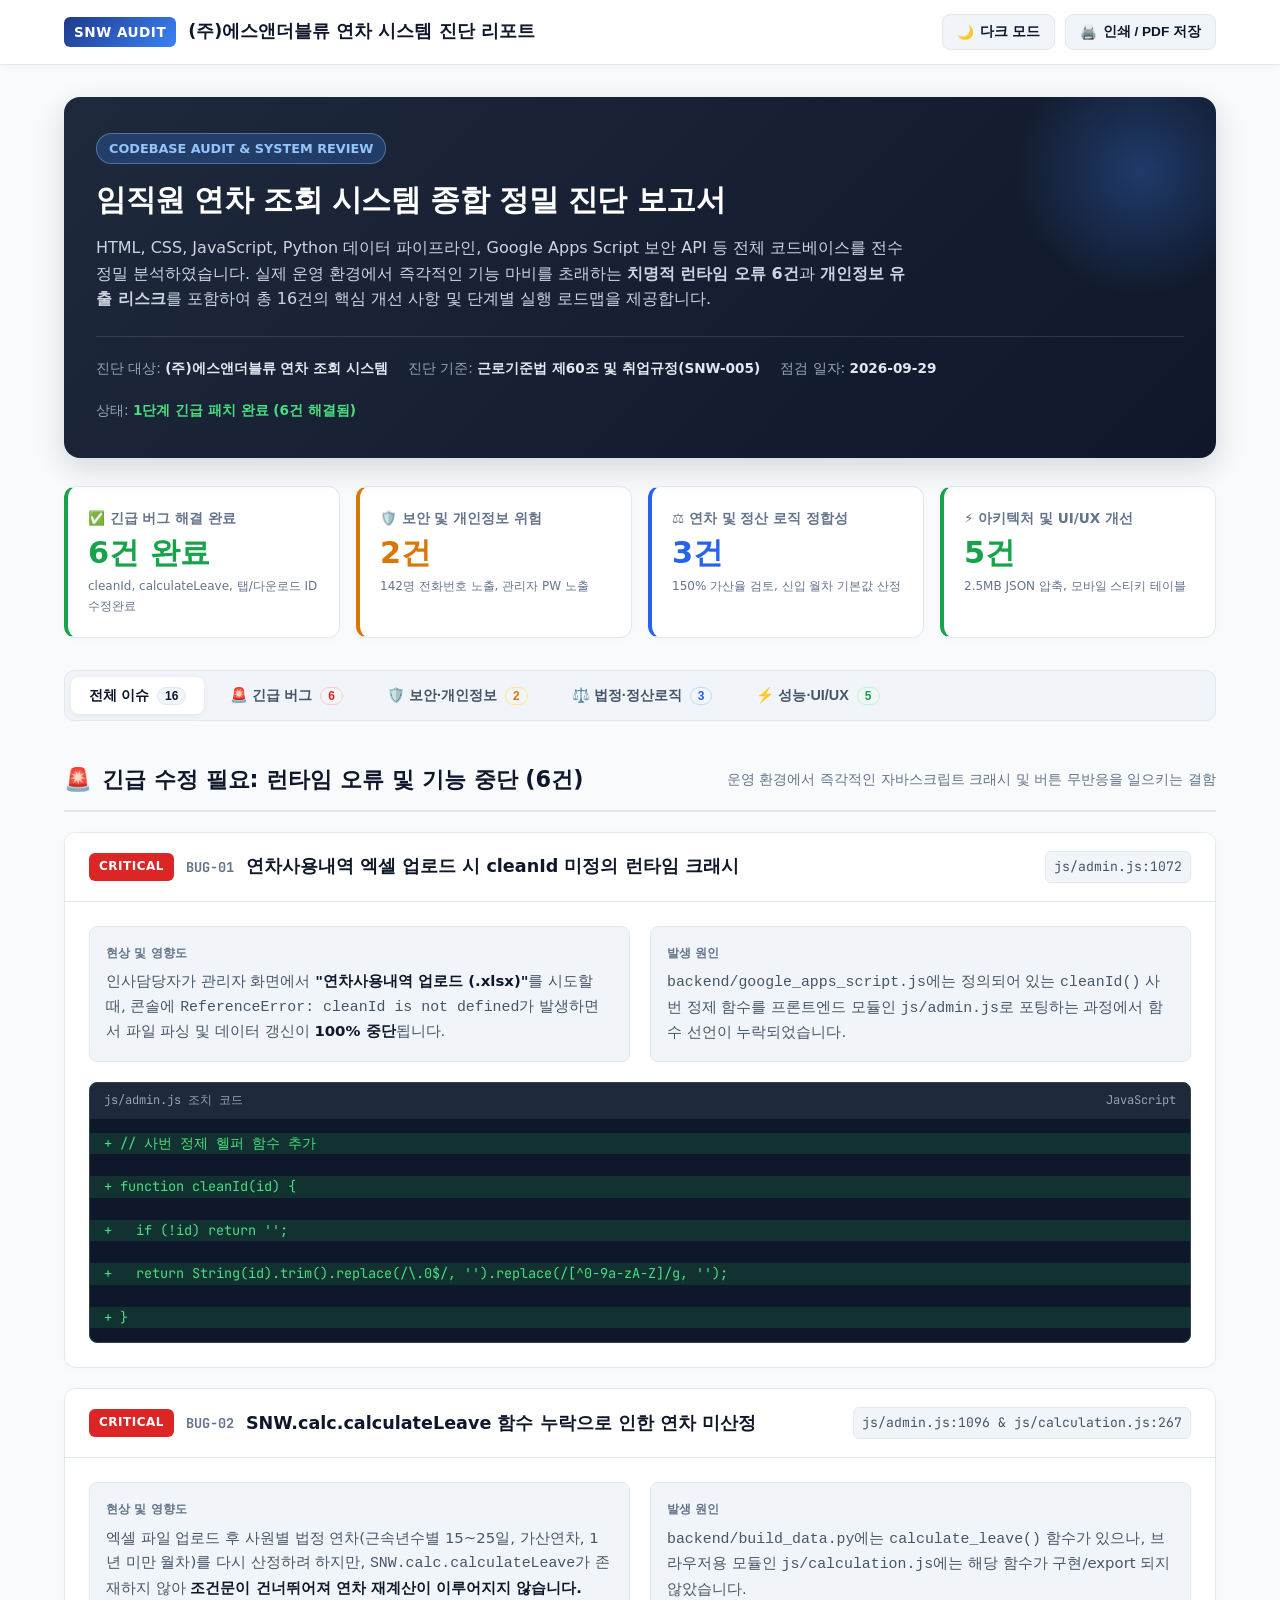
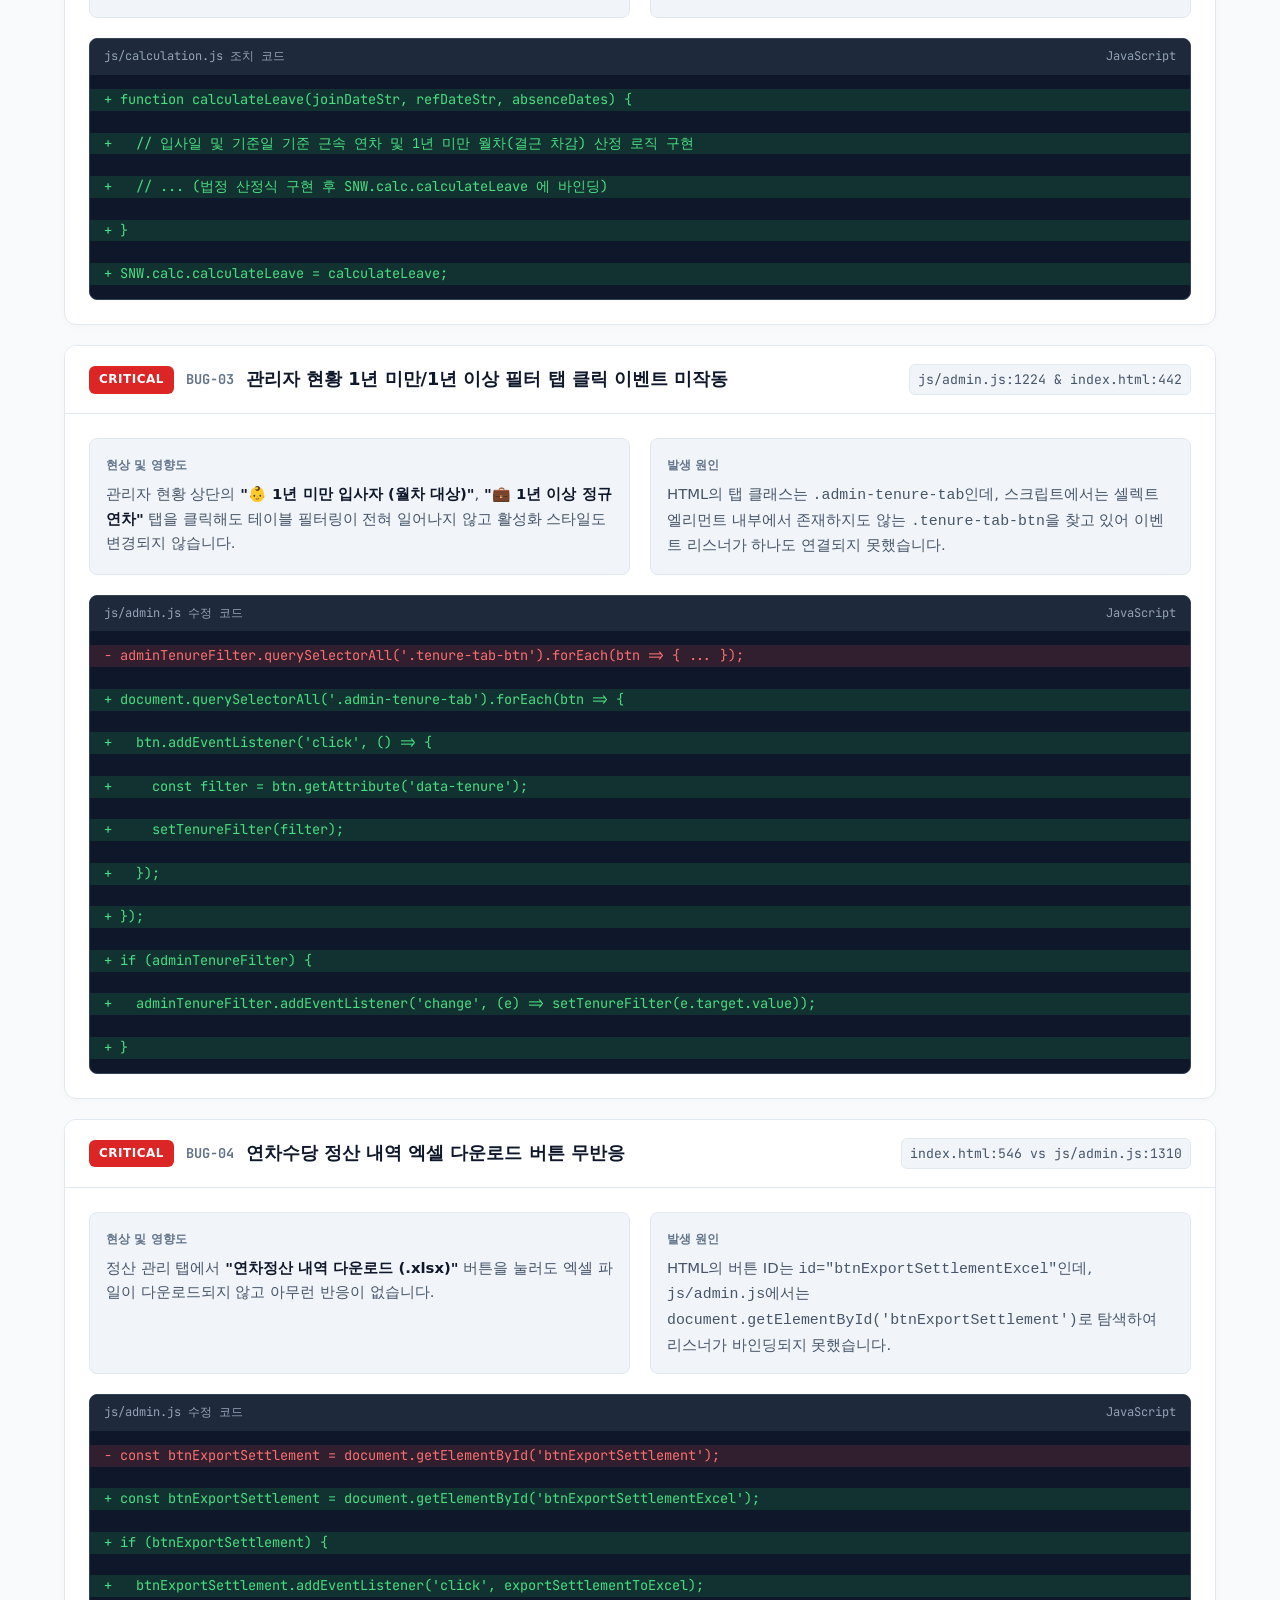
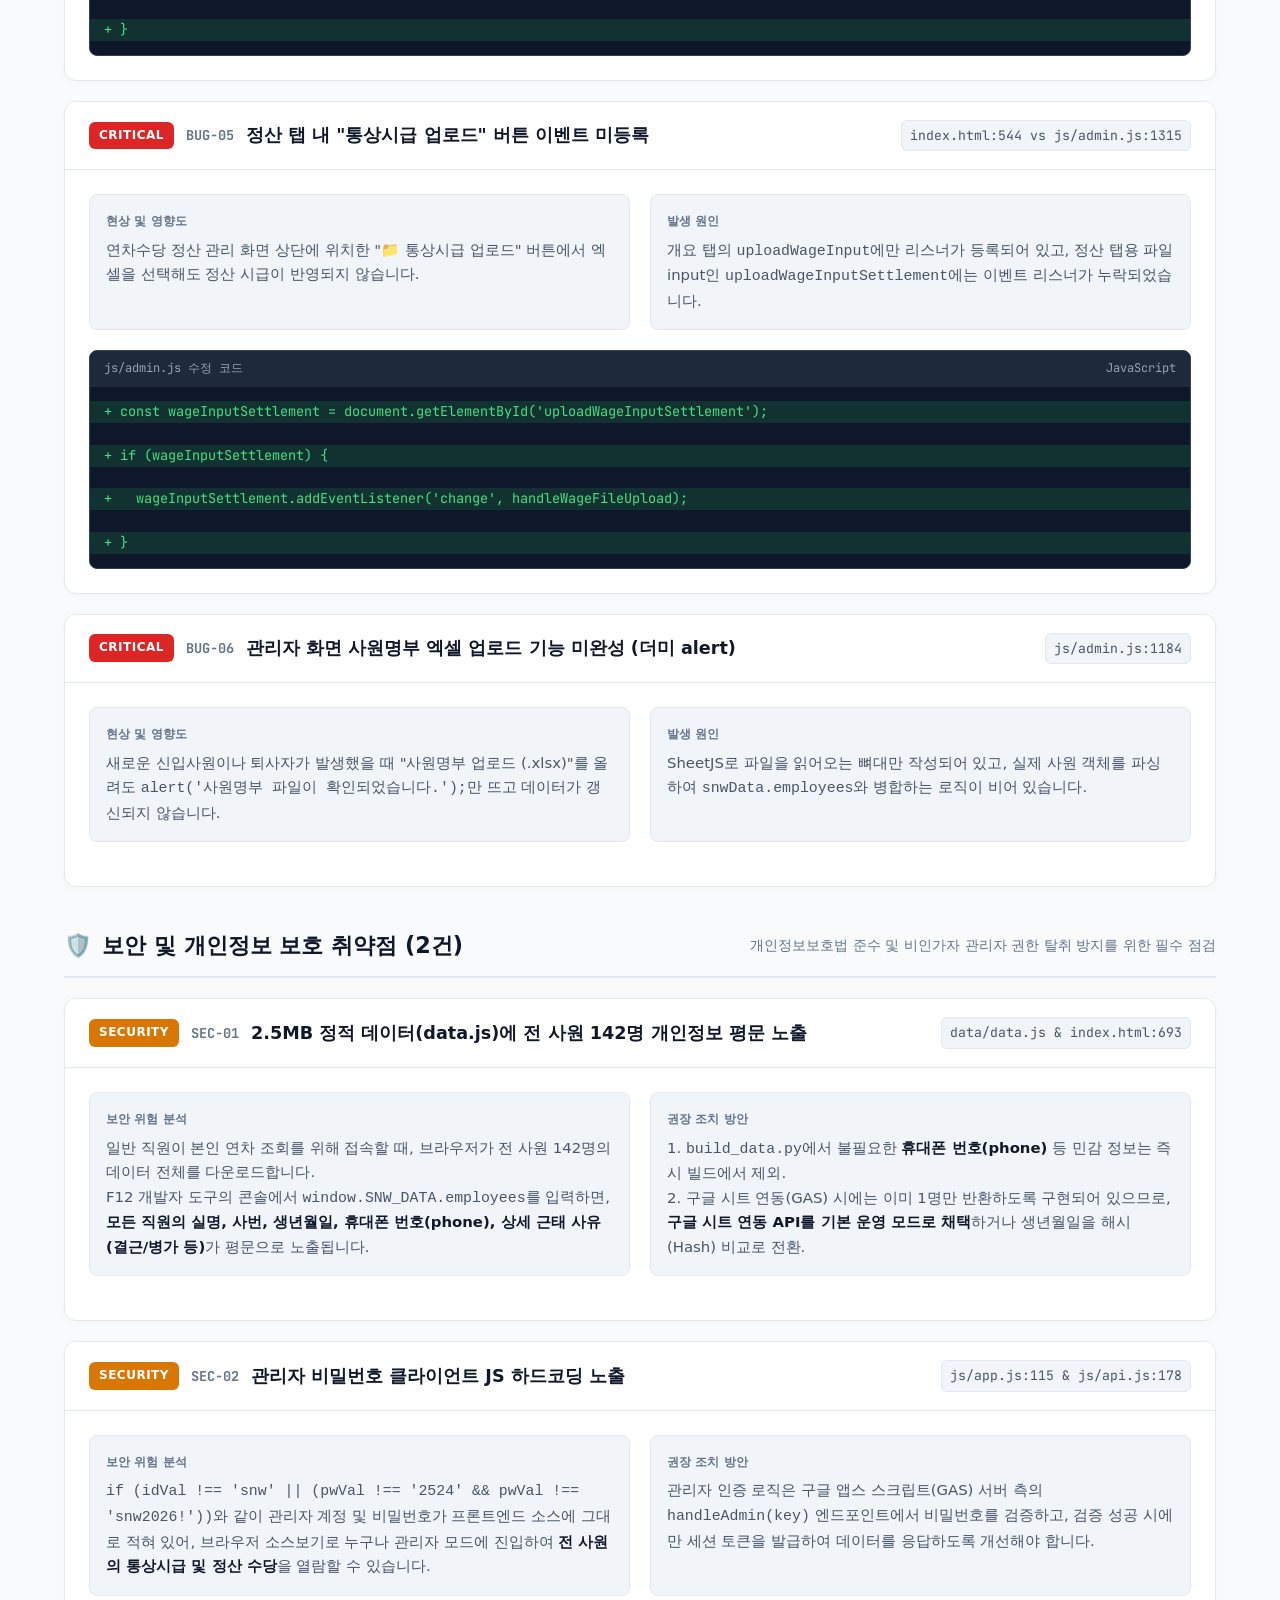
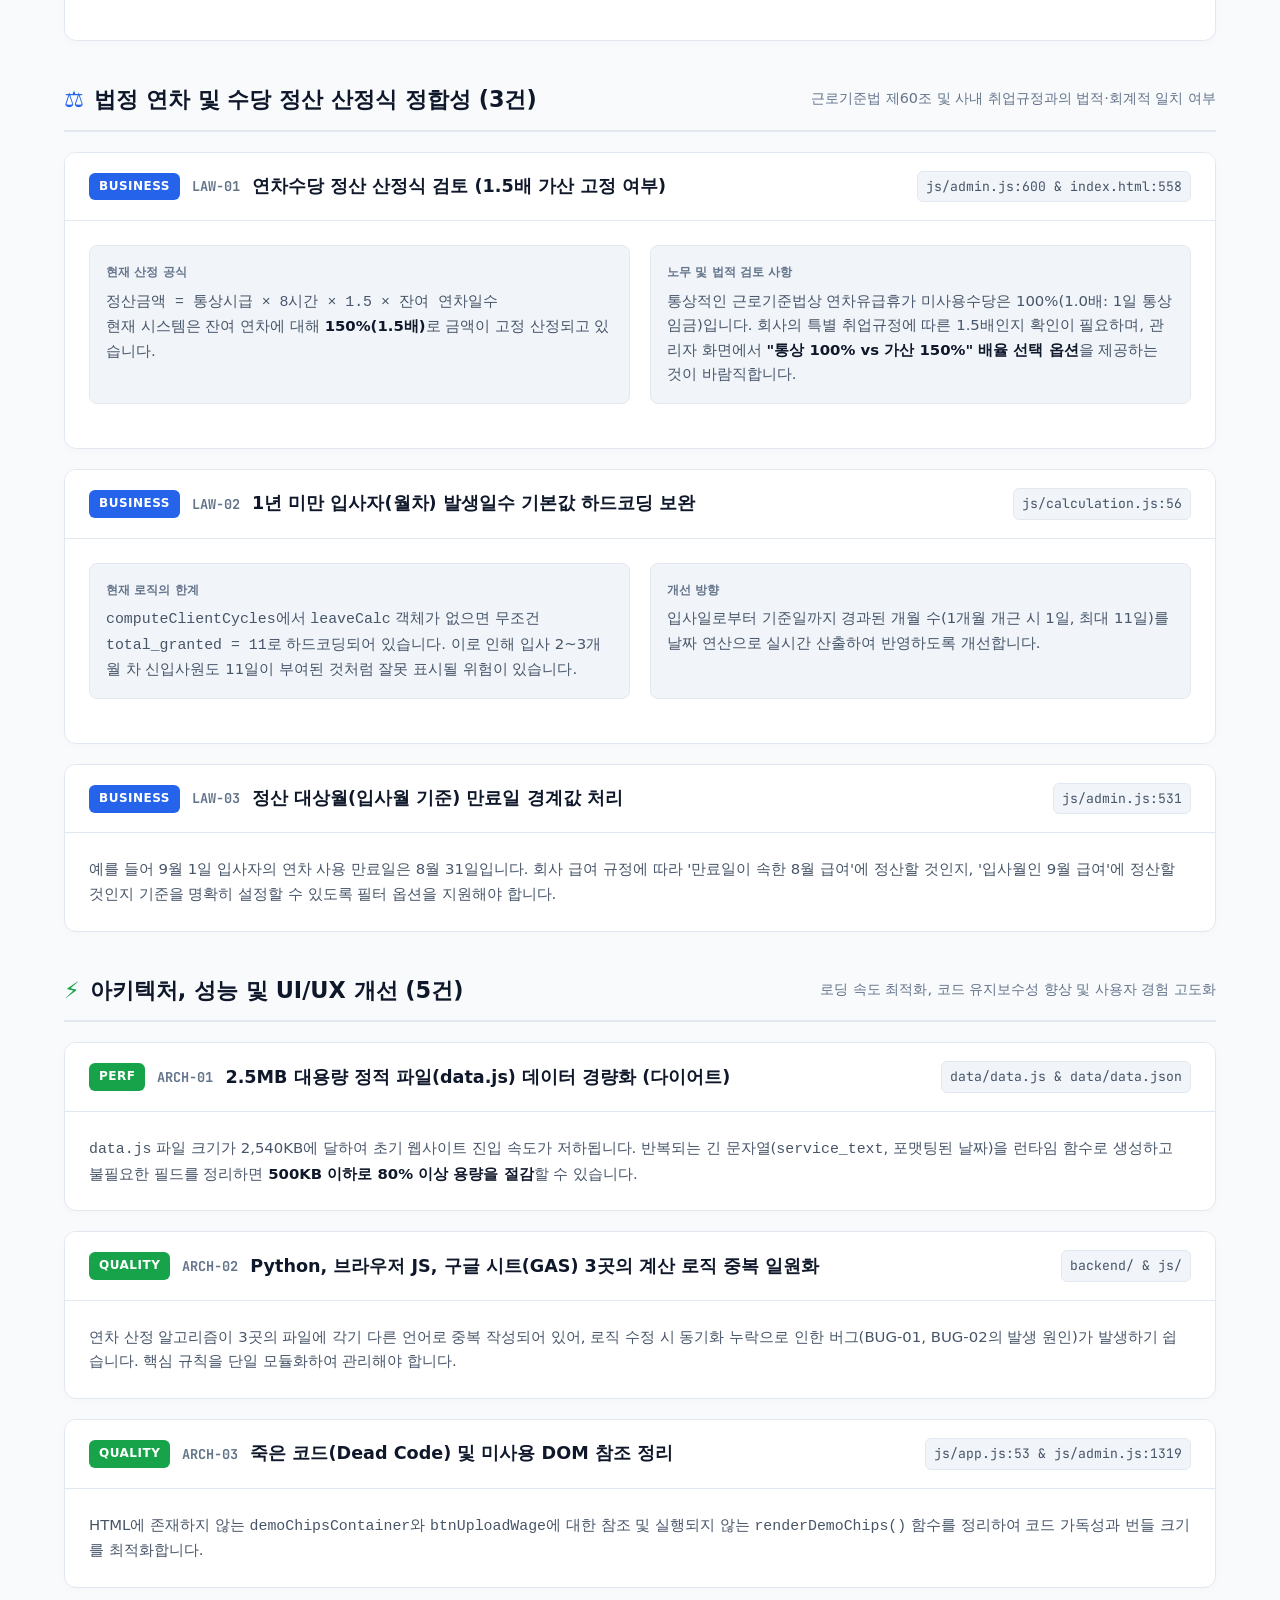
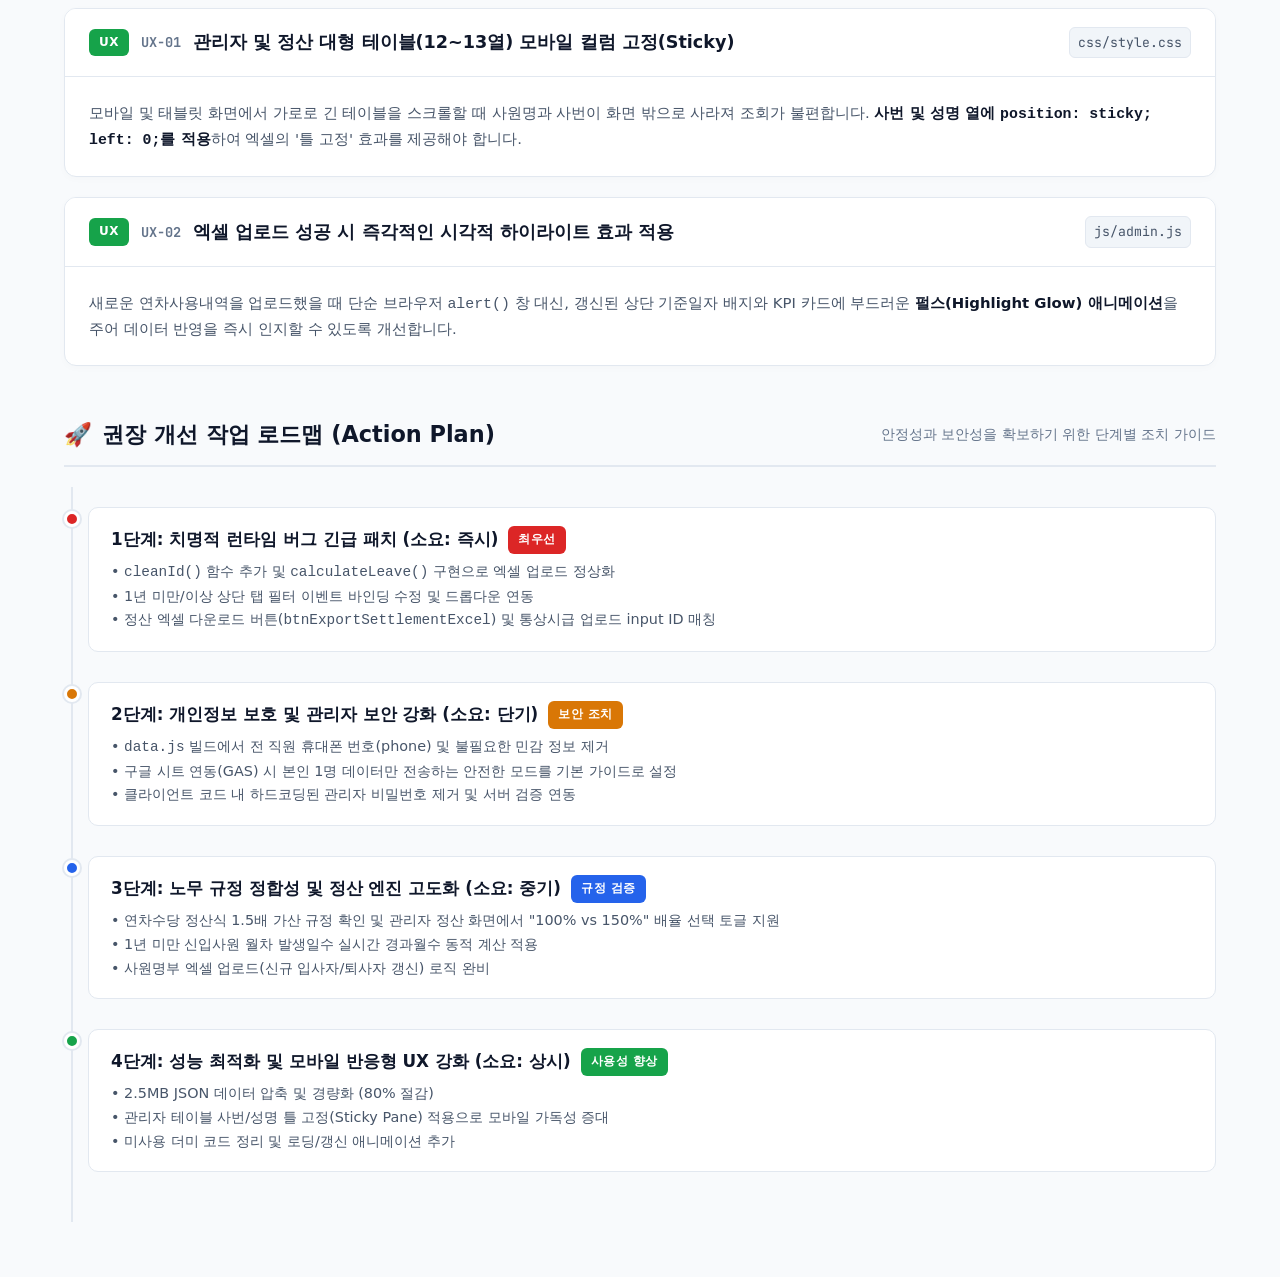
<file: 프로젝트_분석_및_개선보고서.html>
<!DOCTYPE html>
<html lang="ko">
<head>
  <meta charset="UTF-8">
  <meta name="viewport" content="width=device-width, initial-scale=1.0">
  <title>(주)에스앤더블류 연차 조회 시스템 - 프로젝트 종합 분석 및 개선 진단 보고서</title>
  <link rel="preconnect" href="https://fonts.googleapis.com">
  <link rel="preconnect" href="https://fonts.gstatic.com" crossorigin>
  <link href="https://fonts.googleapis.com/css2?family=Pretendard:wght@300;400;500;600;700;800&family=JetBrains+Mono:wght@400;600&display=swap" rel="stylesheet">
  <style>
    :root {
      --font-sans: 'Pretendard', -apple-system, BlinkMacSystemFont, system-ui, Roboto, sans-serif;
      --font-mono: 'JetBrains Mono', Consolas, Monaco, monospace;
      
      --bg-main: #f8fafc;
      --bg-card: #ffffff;
      --bg-subtle: #f1f5f9;
      --border-color: #e2e8f0;
      --text-main: #0f172a;
      --text-muted: #64748b;
      --text-sub: #475569;
      
      --danger-bg: #fef2f2;
      --danger-border: #fecaca;
      --danger-text: #b91c1c;
      --danger-badge: #dc2626;

      --warning-bg: #fffbeb;
      --warning-border: #fde68a;
      --warning-text: #b45309;
      --warning-badge: #d97706;

      --info-bg: #eff6ff;
      --info-border: #bfdbfe;
      --info-text: #1d4ed8;
      --info-badge: #2563eb;

      --success-bg: #f0fdf4;
      --success-border: #bbf7d0;
      --success-text: #15803d;
      --success-badge: #16a34a;

      --code-bg: #0f172a;
      --code-text: #f8fafc;
    }

    body.dark-mode {
      --bg-main: #0b0f19;
      --bg-card: #131b2e;
      --bg-subtle: #1e293b;
      --border-color: #2e3a52;
      --text-main: #f1f5f9;
      --text-muted: #94a3b8;
      --text-sub: #cbd5e1;

      --danger-bg: rgba(239, 68, 68, 0.12);
      --danger-border: rgba(239, 68, 68, 0.35);
      --danger-text: #fca5a5;

      --warning-bg: rgba(245, 158, 11, 0.12);
      --warning-border: rgba(245, 158, 11, 0.35);
      --warning-text: #fcd34d;

      --info-bg: rgba(59, 130, 246, 0.12);
      --info-border: rgba(59, 130, 246, 0.35);
      --info-text: #93c5fd;

      --success-bg: rgba(16, 185, 129, 0.12);
      --success-border: rgba(16, 185, 129, 0.35);
      --success-text: #86efac;

      --code-bg: #030712;
      --code-text: #e2e8f0;
    }

    * {
      box-sizing: border-box;
      margin: 0;
      padding: 0;
    }

    body {
      font-family: var(--font-sans);
      background-color: var(--bg-main);
      color: var(--text-main);
      line-height: 1.65;
      padding-bottom: 80px;
      transition: background-color 0.25s, color 0.25s;
    }

    /* Header Bar */
    .top-navbar {
      position: sticky;
      top: 0;
      z-index: 100;
      background: var(--bg-card);
      border-bottom: 1px solid var(--border-color);
      box-shadow: 0 2px 10px rgba(0,0,0,0.03);
      backdrop-filter: blur(10px);
    }
    .nav-container {
      max-width: 1200px;
      margin: 0 auto;
      padding: 14px 24px;
      display: flex;
      justify-content: space-between;
      align-items: center;
    }
    .brand-title {
      display: flex;
      align-items: center;
      gap: 12px;
    }
    .brand-badge {
      background: linear-gradient(135deg, #1e3a8a, #3b82f6);
      color: #fff;
      font-weight: 800;
      font-size: 0.85rem;
      padding: 4px 10px;
      border-radius: 6px;
      letter-spacing: 0.5px;
    }
    .brand-name {
      font-size: 1.1rem;
      font-weight: 700;
    }
    .nav-actions {
      display: flex;
      align-items: center;
      gap: 10px;
    }
    .btn-action {
      background: var(--bg-subtle);
      border: 1px solid var(--border-color);
      color: var(--text-main);
      padding: 8px 14px;
      border-radius: 8px;
      cursor: pointer;
      font-weight: 600;
      font-size: 0.85rem;
      display: inline-flex;
      align-items: center;
      gap: 6px;
      transition: all 0.2s;
    }
    .btn-action:hover {
      background: var(--border-color);
    }

    /* Main Container */
    .content-wrapper {
      max-width: 1200px;
      margin: 32px auto 0;
      padding: 0 24px;
    }

    /* Hero Banner */
    .hero-card {
      background: linear-gradient(135deg, #1e293b 0%, #0f172a 100%);
      color: #fff;
      border-radius: 16px;
      padding: 36px 32px;
      margin-bottom: 28px;
      position: relative;
      overflow: hidden;
      box-shadow: 0 10px 30px rgba(15, 23, 42, 0.15);
    }
    .hero-card::after {
      content: "";
      position: absolute;
      top: -50px;
      right: -50px;
      width: 250px;
      height: 250px;
      background: radial-gradient(circle, rgba(59,130,246,0.3) 0%, rgba(59,130,246,0) 70%);
      border-radius: 50%;
    }
    .hero-badge {
      display: inline-block;
      background: rgba(59, 130, 246, 0.25);
      border: 1px solid rgba(147, 197, 253, 0.4);
      color: #93c5fd;
      font-size: 0.8rem;
      font-weight: 700;
      padding: 4px 12px;
      border-radius: 20px;
      margin-bottom: 12px;
    }
    .hero-title {
      font-size: 1.85rem;
      font-weight: 800;
      margin-bottom: 10px;
      letter-spacing: -0.5px;
    }
    .hero-desc {
      color: #cbd5e1;
      font-size: 1rem;
      max-width: 820px;
      line-height: 1.6;
    }
    .hero-meta {
      display: flex;
      flex-wrap: wrap;
      gap: 20px;
      margin-top: 24px;
      padding-top: 20px;
      border-top: 1px solid rgba(255,255,255,0.12);
      font-size: 0.85rem;
      color: #94a3b8;
    }
    .hero-meta strong {
      color: #e2e8f0;
    }

    /* KPI Summary Stats */
    .kpi-row {
      display: grid;
      grid-template-columns: repeat(auto-fit, minmax(220px, 1fr));
      gap: 16px;
      margin-bottom: 32px;
    }
    .kpi-box {
      background: var(--bg-card);
      border: 1px solid var(--border-color);
      border-radius: 12px;
      padding: 20px;
      box-shadow: 0 2px 8px rgba(0,0,0,0.02);
      transition: transform 0.2s, box-shadow 0.2s;
    }
    .kpi-box:hover {
      transform: translateY(-2px);
      box-shadow: 0 6px 16px rgba(0,0,0,0.05);
    }
    .kpi-label {
      font-size: 0.85rem;
      font-weight: 600;
      color: var(--text-muted);
      margin-bottom: 6px;
      display: flex;
      align-items: center;
      gap: 6px;
    }
    .kpi-val {
      font-size: 1.9rem;
      font-weight: 800;
      line-height: 1.2;
    }
    .kpi-sub {
      font-size: 0.75rem;
      color: var(--text-muted);
      margin-top: 6px;
    }

    .kpi-box.danger { border-left: 4px solid var(--danger-badge); }
    .kpi-box.warning { border-left: 4px solid var(--warning-badge); }
    .kpi-box.info { border-left: 4px solid var(--info-badge); }
    .kpi-box.success { border-left: 4px solid var(--success-badge); }

    /* Category Filter Buttons */
    .filter-tabs {
      display: flex;
      flex-wrap: wrap;
      gap: 8px;
      margin-bottom: 24px;
      background: var(--bg-subtle);
      padding: 6px;
      border-radius: 10px;
      border: 1px solid var(--border-color);
    }
    .filter-tab {
      background: transparent;
      border: none;
      padding: 9px 18px;
      font-weight: 600;
      font-size: 0.9rem;
      color: var(--text-sub);
      border-radius: 8px;
      cursor: pointer;
      display: flex;
      align-items: center;
      gap: 8px;
      transition: all 0.2s;
    }
    .filter-tab:hover {
      background: rgba(0,0,0,0.04);
      color: var(--text-main);
    }
    .filter-tab.active {
      background: var(--bg-card);
      color: var(--text-main);
      box-shadow: 0 2px 6px rgba(0,0,0,0.06);
    }
    .tab-badge {
      background: var(--bg-subtle);
      border: 1px solid var(--border-color);
      font-size: 0.75rem;
      padding: 1px 7px;
      border-radius: 12px;
      font-weight: 700;
    }

    /* Section Cards */
    .section-title-wrap {
      margin: 40px 0 20px;
      display: flex;
      align-items: center;
      justify-content: space-between;
      border-bottom: 2px solid var(--border-color);
      padding-bottom: 12px;
    }
    .section-title {
      font-size: 1.4rem;
      font-weight: 800;
      display: flex;
      align-items: center;
      gap: 10px;
    }
    .section-desc {
      font-size: 0.9rem;
      color: var(--text-muted);
    }

    /* Issue Card */
    .issue-card {
      background: var(--bg-card);
      border: 1px solid var(--border-color);
      border-radius: 12px;
      margin-bottom: 20px;
      overflow: hidden;
      box-shadow: 0 2px 8px rgba(0,0,0,0.02);
      transition: box-shadow 0.2s;
    }
    .issue-card:hover {
      box-shadow: 0 6px 20px rgba(0,0,0,0.06);
    }
    .issue-header {
      padding: 18px 24px;
      background: var(--bg-card);
      border-bottom: 1px solid var(--border-color);
      display: flex;
      justify-content: space-between;
      align-items: center;
      gap: 16px;
    }
    .issue-title-group {
      display: flex;
      align-items: center;
      gap: 12px;
      flex-wrap: wrap;
    }
    .badge-severity {
      font-size: 0.75rem;
      font-weight: 800;
      padding: 4px 10px;
      border-radius: 6px;
      text-transform: uppercase;
      letter-spacing: 0.5px;
    }
    .badge-danger { background: var(--danger-badge); color: #fff; }
    .badge-warning { background: var(--warning-badge); color: #fff; }
    .badge-info { background: var(--info-badge); color: #fff; }
    .badge-success { background: var(--success-badge); color: #fff; }

    .issue-num {
      font-family: var(--font-mono);
      font-size: 0.85rem;
      font-weight: 700;
      color: var(--text-muted);
    }
    .issue-title {
      font-size: 1.1rem;
      font-weight: 700;
    }
    .issue-location {
      font-family: var(--font-mono);
      font-size: 0.82rem;
      background: var(--bg-subtle);
      border: 1px solid var(--border-color);
      padding: 4px 8px;
      border-radius: 6px;
      color: var(--text-sub);
    }

    .issue-body {
      padding: 24px;
    }
    .issue-grid {
      display: grid;
      grid-template-columns: 1fr 1fr;
      gap: 20px;
      margin-bottom: 20px;
    }
    @media (max-width: 860px) {
      .issue-grid { grid-template-columns: 1fr; }
    }
    .detail-block {
      background: var(--bg-subtle);
      border-radius: 8px;
      padding: 16px;
      border: 1px solid var(--border-color);
    }
    .detail-label {
      font-size: 0.78rem;
      font-weight: 700;
      text-transform: uppercase;
      color: var(--text-muted);
      margin-bottom: 6px;
      display: flex;
      align-items: center;
      gap: 6px;
    }
    .detail-text {
      font-size: 0.93rem;
      color: var(--text-sub);
    }
    .detail-text strong {
      color: var(--text-main);
    }

    /* Code Box */
    .code-container {
      background: var(--code-bg);
      border-radius: 8px;
      overflow: hidden;
      margin-top: 14px;
      border: 1px solid #334155;
    }
    .code-header {
      background: #1e293b;
      padding: 8px 14px;
      display: flex;
      justify-content: space-between;
      align-items: center;
      font-family: var(--font-mono);
      font-size: 0.75rem;
      color: #94a3b8;
    }
    .code-content {
      padding: 14px;
      font-family: var(--font-mono);
      font-size: 0.85rem;
      color: var(--code-text);
      line-height: 1.6;
      overflow-x: auto;
      white-space: pre;
    }
    .code-diff-remove {
      color: #f87171;
      background: rgba(239, 68, 68, 0.15);
      display: block;
      margin: 0 -14px;
      padding: 0 14px;
    }
    .code-diff-add {
      color: #4ade80;
      background: rgba(34, 197, 94, 0.15);
      display: block;
      margin: 0 -14px;
      padding: 0 14px;
    }

    /* Roadmap Timeline */
    .timeline-container {
      position: relative;
      padding: 20px 0 20px 24px;
      margin-top: 20px;
    }
    .timeline-container::before {
      content: "";
      position: absolute;
      top: 0;
      bottom: 0;
      left: 7px;
      width: 2px;
      background: var(--border-color);
    }
    .timeline-item {
      position: relative;
      margin-bottom: 30px;
    }
    .timeline-dot {
      position: absolute;
      left: -24px;
      top: 4px;
      width: 16px;
      height: 16px;
      border-radius: 50%;
      background: var(--info-badge);
      border: 3px solid var(--bg-card);
      box-shadow: 0 0 0 2px var(--border-color);
    }
    .timeline-dot.danger { background: var(--danger-badge); }
    .timeline-dot.warning { background: var(--warning-badge); }
    .timeline-dot.success { background: var(--success-badge); }
    .timeline-content {
      background: var(--bg-card);
      border: 1px solid var(--border-color);
      border-radius: 10px;
      padding: 18px 22px;
    }
    .timeline-title {
      font-size: 1.05rem;
      font-weight: 700;
      margin-bottom: 6px;
      display: flex;
      align-items: center;
      gap: 10px;
    }
    .timeline-desc {
      font-size: 0.9rem;
      color: var(--text-sub);
    }

    /* Table format */
    .summary-table {
      width: 100%;
      border-collapse: collapse;
      margin-top: 14px;
      font-size: 0.88rem;
    }
    .summary-table th, .summary-table td {
      padding: 10px 14px;
      border: 1px solid var(--border-color);
      text-align: left;
    }
    .summary-table th {
      background: var(--bg-subtle);
      font-weight: 700;
      color: var(--text-main);
    }

    /* Print Optimization */
    @media print {
      body { background: #fff !important; color: #000 !important; padding: 0 !important; }
      .top-navbar, .filter-tabs, .btn-action { display: none !important; }
      .hero-card { background: #1e293b !important; color: #fff !important; -webkit-print-color-adjust: exact; }
      .issue-card { break-inside: avoid; page-break-inside: avoid; border: 1px solid #ccc !important; box-shadow: none !important; }
      .code-container { background: #f8fafc !important; color: #0f172a !important; border: 1px solid #ccc !important; }
      .code-content { color: #0f172a !important; }
    }
  </style>
</head>
<body>

  <!-- Sticky Header -->
  <header class="top-navbar">
    <div class="nav-container">
      <div class="brand-title">
        <span class="brand-badge">SNW AUDIT</span>
        <span class="brand-name">(주)에스앤더블류 연차 시스템 진단 리포트</span>
      </div>
      <div class="nav-actions">
        <button type="button" class="btn-action" id="themeToggleBtn">
          <span id="themeIcon">🌙</span> <span id="themeText">다크 모드</span>
        </button>
        <button type="button" class="btn-action" onclick="window.print()">
          <span>🖨️</span> <span>인쇄 / PDF 저장</span>
        </button>
      </div>
    </div>
  </header>

  <!-- Main Container -->
  <main class="content-wrapper">

    <!-- Hero Card -->
    <section class="hero-card">
      <span class="hero-badge">CODEBASE AUDIT & SYSTEM REVIEW</span>
      <h1 class="hero-title">임직원 연차 조회 시스템 종합 정밀 진단 보고서</h1>
      <p class="hero-desc">
        HTML, CSS, JavaScript, Python 데이터 파이프라인, Google Apps Script 보안 API 등 전체 코드베이스를 전수 정밀 분석하였습니다. 
        실제 운영 환경에서 즉각적인 기능 마비를 초래하는 <strong>치명적 런타임 오류 6건</strong>과 <strong>개인정보 유출 리스크</strong>를 포함하여 총 16건의 핵심 개선 사항 및 단계별 실행 로드맵을 제공합니다.
      </p>
      <div class="hero-meta">
        <div>진단 대상: <strong>(주)에스앤더블류 연차 조회 시스템</strong></div>
        <div>진단 기준: <strong>근로기준법 제60조 및 취업규정(SNW-005)</strong></div>
        <div>점검 일자: <strong>2026-09-29</strong></div>
        <div>상태: <strong style="color: #4ade80;">1단계 긴급 패치 완료 (6건 해결됨)</strong></div>
      </div>
    </section>

    <!-- Key Metrics Grid -->
    <section class="kpi-row">
      <div class="kpi-box success">
        <div class="kpi-label">✅ 긴급 버그 해결 완료</div>
        <div class="kpi-val" style="color: #16a34a;">6건 완료</div>
        <div class="kpi-sub">cleanId, calculateLeave, 탭/다운로드 ID 수정완료</div>
      </div>
      <div class="kpi-box warning">
        <div class="kpi-label">🛡️ 보안 및 개인정보 위험</div>
        <div class="kpi-val" style="color: #d97706;">2건</div>
        <div class="kpi-sub">142명 전화번호 노출, 관리자 PW 노출</div>
      </div>
      <div class="kpi-box info">
        <div class="kpi-label">⚖️ 연차 및 정산 로직 정합성</div>
        <div class="kpi-val" style="color: #2563eb;">3건</div>
        <div class="kpi-sub">150% 가산율 검토, 신입 월차 기본값 산정</div>
      </div>
      <div class="kpi-box success">
        <div class="kpi-label">⚡ 아키텍처 및 UI/UX 개선</div>
        <div class="kpi-val" style="color: #16a34a;">5건</div>
        <div class="kpi-sub">2.5MB JSON 압축, 모바일 스티키 테이블</div>
      </div>
    </section>

    <!-- Category Filter Tabs -->
    <nav class="filter-tabs" id="filterTabs">
      <button type="button" class="filter-tab active" data-filter="all">
        <span>전체 이슈</span> <span class="tab-badge">16</span>
      </button>
      <button type="button" class="filter-tab" data-filter="critical">
        <span>🚨 긴급 버그</span> <span class="tab-badge" style="color:#dc2626; border-color:#fecaca;">6</span>
      </button>
      <button type="button" class="filter-tab" data-filter="security">
        <span>🛡️ 보안·개인정보</span> <span class="tab-badge" style="color:#d97706; border-color:#fde68a;">2</span>
      </button>
      <button type="button" class="filter-tab" data-filter="legal">
        <span>⚖️ 법정·정산로직</span> <span class="tab-badge" style="color:#2563eb; border-color:#bfdbfe;">3</span>
      </button>
      <button type="button" class="filter-tab" data-filter="perf-ux">
        <span>⚡ 성능·UI/UX</span> <span class="tab-badge" style="color:#16a34a; border-color:#bbf7d0;">5</span>
      </button>
    </nav>

    <!-- Issues Container -->
    <div id="issuesContainer">

      <!-- ==================== 1. CRITICAL BUGS ==================== -->
      <div class="issue-category-group" data-group="critical">
        <div class="section-title-wrap">
          <h2 class="section-title">
            <span style="color:#dc2626;">🚨</span> 긴급 수정 필요: 런타임 오류 및 기능 중단 (6건)
          </h2>
          <span class="section-desc">운영 환경에서 즉각적인 자바스크립트 크래시 및 버튼 무반응을 일으키는 결함</span>
        </div>

        <!-- Issue 1 -->
        <article class="issue-card" data-category="critical">
          <div class="issue-header">
            <div class="issue-title-group">
              <span class="badge-severity badge-danger">CRITICAL</span>
              <span class="issue-num">BUG-01</span>
              <h3 class="issue-title">연차사용내역 엑셀 업로드 시 cleanId 미정의 런타임 크래시</h3>
            </div>
            <span class="issue-location">js/admin.js:1072</span>
          </div>
          <div class="issue-body">
            <div class="issue-grid">
              <div class="detail-block">
                <div class="detail-label">현상 및 영향도</div>
                <p class="detail-text">
                  인사담당자가 관리자 화면에서 <strong>"연차사용내역 업로드 (.xlsx)"</strong>를 시도할 때, 
                  콘솔에 <code>ReferenceError: cleanId is not defined</code>가 발생하면서 파일 파싱 및 데이터 갱신이 <strong>100% 중단</strong>됩니다.
                </p>
              </div>
              <div class="detail-block">
                <div class="detail-label">발생 원인</div>
                <p class="detail-text">
                  <code>backend/google_apps_script.js</code>에는 정의되어 있는 <code>cleanId()</code> 사번 정제 함수를 
                  프론트엔드 모듈인 <code>js/admin.js</code>로 포팅하는 과정에서 함수 선언이 누락되었습니다.
                </p>
              </div>
            </div>
            <div class="code-container">
              <div class="code-header">
                <span>js/admin.js 조치 코드</span>
                <span>JavaScript</span>
              </div>
              <div class="code-content"><span class="code-diff-add">+ // 사번 정제 헬퍼 함수 추가</span>
<span class="code-diff-add">+ function cleanId(id) {</span>
<span class="code-diff-add">+   if (!id) return '';</span>
<span class="code-diff-add">+   return String(id).trim().replace(/\.0$/, '').replace(/[^0-9a-zA-Z]/g, '');</span>
<span class="code-diff-add">+ }</span></div>
            </div>
          </div>
        </article>

        <!-- Issue 2 -->
        <article class="issue-card" data-category="critical">
          <div class="issue-header">
            <div class="issue-title-group">
              <span class="badge-severity badge-danger">CRITICAL</span>
              <span class="issue-num">BUG-02</span>
              <h3 class="issue-title">SNW.calc.calculateLeave 함수 누락으로 인한 연차 미산정</h3>
            </div>
            <span class="issue-location">js/admin.js:1096 & js/calculation.js:267</span>
          </div>
          <div class="issue-body">
            <div class="issue-grid">
              <div class="detail-block">
                <div class="detail-label">현상 및 영향도</div>
                <p class="detail-text">
                  엑셀 파일 업로드 후 사원별 법정 연차(근속년수별 15~25일, 가산연차, 1년 미만 월차)를 다시 산정하려 하지만,
                  <code>SNW.calc.calculateLeave</code>가 존재하지 않아 <strong>조건문이 건너뛰어져 연차 재계산이 이루어지지 않습니다.</strong>
                </p>
              </div>
              <div class="detail-block">
                <div class="detail-label">발생 원인</div>
                <p class="detail-text">
                  <code>backend/build_data.py</code>에는 <code>calculate_leave()</code> 함수가 있으나, 
                  브라우저용 모듈인 <code>js/calculation.js</code>에는 해당 함수가 구현/export 되지 않았습니다.
                </p>
              </div>
            </div>
            <div class="code-container">
              <div class="code-header">
                <span>js/calculation.js 조치 코드</span>
                <span>JavaScript</span>
              </div>
              <div class="code-content"><span class="code-diff-add">+ function calculateLeave(joinDateStr, refDateStr, absenceDates) {</span>
<span class="code-diff-add">+   // 입사일 및 기준일 기준 근속 연차 및 1년 미만 월차(결근 차감) 산정 로직 구현</span>
<span class="code-diff-add">+   // ... (법정 산정식 구현 후 SNW.calc.calculateLeave 에 바인딩)</span>
<span class="code-diff-add">+ }</span>
<span class="code-diff-add">+ SNW.calc.calculateLeave = calculateLeave;</span></div>
            </div>
          </div>
        </article>

        <!-- Issue 3 -->
        <article class="issue-card" data-category="critical">
          <div class="issue-header">
            <div class="issue-title-group">
              <span class="badge-severity badge-danger">CRITICAL</span>
              <span class="issue-num">BUG-03</span>
              <h3 class="issue-title">관리자 현황 1년 미만/1년 이상 필터 탭 클릭 이벤트 미작동</h3>
            </div>
            <span class="issue-location">js/admin.js:1224 & index.html:442</span>
          </div>
          <div class="issue-body">
            <div class="issue-grid">
              <div class="detail-block">
                <div class="detail-label">현상 및 영향도</div>
                <p class="detail-text">
                  관리자 현황 상단의 <strong>"👶 1년 미만 입사자 (월차 대상)"</strong>, <strong>"💼 1년 이상 정규 연차"</strong> 탭을 클릭해도 테이블 필터링이 전혀 일어나지 않고 활성화 스타일도 변경되지 않습니다.
                </p>
              </div>
              <div class="detail-block">
                <div class="detail-label">발생 원인</div>
                <p class="detail-text">
                  HTML의 탭 클래스는 <code>.admin-tenure-tab</code>인데, 스크립트에서는 셀렉트 엘리먼트 내부에서 존재하지도 않는 <code>.tenure-tab-btn</code>을 찾고 있어 이벤트 리스너가 하나도 연결되지 못했습니다.
                </p>
              </div>
            </div>
            <div class="code-container">
              <div class="code-header">
                <span>js/admin.js 수정 코드</span>
                <span>JavaScript</span>
              </div>
              <div class="code-content"><span class="code-diff-remove">- adminTenureFilter.querySelectorAll('.tenure-tab-btn').forEach(btn => { ... });</span>
<span class="code-diff-add">+ document.querySelectorAll('.admin-tenure-tab').forEach(btn => {</span>
<span class="code-diff-add">+   btn.addEventListener('click', () => {</span>
<span class="code-diff-add">+     const filter = btn.getAttribute('data-tenure');</span>
<span class="code-diff-add">+     setTenureFilter(filter);</span>
<span class="code-diff-add">+   });</span>
<span class="code-diff-add">+ });</span>
<span class="code-diff-add">+ if (adminTenureFilter) {</span>
<span class="code-diff-add">+   adminTenureFilter.addEventListener('change', (e) => setTenureFilter(e.target.value));</span>
<span class="code-diff-add">+ }</span></div>
            </div>
          </div>
        </article>

        <!-- Issue 4 -->
        <article class="issue-card" data-category="critical">
          <div class="issue-header">
            <div class="issue-title-group">
              <span class="badge-severity badge-danger">CRITICAL</span>
              <span class="issue-num">BUG-04</span>
              <h3 class="issue-title">연차수당 정산 내역 엑셀 다운로드 버튼 무반응</h3>
            </div>
            <span class="issue-location">index.html:546 vs js/admin.js:1310</span>
          </div>
          <div class="issue-body">
            <div class="issue-grid">
              <div class="detail-block">
                <div class="detail-label">현상 및 영향도</div>
                <p class="detail-text">
                  정산 관리 탭에서 <strong>"연차정산 내역 다운로드 (.xlsx)"</strong> 버튼을 눌러도 엑셀 파일이 다운로드되지 않고 아무런 반응이 없습니다.
                </p>
              </div>
              <div class="detail-block">
                <div class="detail-label">발생 원인</div>
                <p class="detail-text">
                  HTML의 버튼 ID는 <code>id="btnExportSettlementExcel"</code>인데, <code>js/admin.js</code>에서는 <code>document.getElementById('btnExportSettlement')</code>로 탐색하여 리스너가 바인딩되지 못했습니다.
                </p>
              </div>
            </div>
            <div class="code-container">
              <div class="code-header">
                <span>js/admin.js 수정 코드</span>
                <span>JavaScript</span>
              </div>
              <div class="code-content"><span class="code-diff-remove">- const btnExportSettlement = document.getElementById('btnExportSettlement');</span>
<span class="code-diff-add">+ const btnExportSettlement = document.getElementById('btnExportSettlementExcel');</span>
<span class="code-diff-add">+ if (btnExportSettlement) {</span>
<span class="code-diff-add">+   btnExportSettlement.addEventListener('click', exportSettlementToExcel);</span>
<span class="code-diff-add">+ }</span></div>
            </div>
          </div>
        </article>

        <!-- Issue 5 -->
        <article class="issue-card" data-category="critical">
          <div class="issue-header">
            <div class="issue-title-group">
              <span class="badge-severity badge-danger">CRITICAL</span>
              <span class="issue-num">BUG-05</span>
              <h3 class="issue-title">정산 탭 내 "통상시급 업로드" 버튼 이벤트 미등록</h3>
            </div>
            <span class="issue-location">index.html:544 vs js/admin.js:1315</span>
          </div>
          <div class="issue-body">
            <div class="issue-grid">
              <div class="detail-block">
                <div class="detail-label">현상 및 영향도</div>
                <p class="detail-text">
                  연차수당 정산 관리 화면 상단에 위치한 "📁 통상시급 업로드" 버튼에서 엑셀을 선택해도 정산 시급이 반영되지 않습니다.
                </p>
              </div>
              <div class="detail-block">
                <div class="detail-label">발생 원인</div>
                <p class="detail-text">
                  개요 탭의 <code>uploadWageInput</code>에만 리스너가 등록되어 있고, 정산 탭용 파일 input인 <code>uploadWageInputSettlement</code>에는 이벤트 리스너가 누락되었습니다.
                </p>
              </div>
            </div>
            <div class="code-container">
              <div class="code-header">
                <span>js/admin.js 수정 코드</span>
                <span>JavaScript</span>
              </div>
              <div class="code-content"><span class="code-diff-add">+ const wageInputSettlement = document.getElementById('uploadWageInputSettlement');</span>
<span class="code-diff-add">+ if (wageInputSettlement) {</span>
<span class="code-diff-add">+   wageInputSettlement.addEventListener('change', handleWageFileUpload);</span>
<span class="code-diff-add">+ }</span></div>
            </div>
          </div>
        </article>

        <!-- Issue 6 -->
        <article class="issue-card" data-category="critical">
          <div class="issue-header">
            <div class="issue-title-group">
              <span class="badge-severity badge-danger">CRITICAL</span>
              <span class="issue-num">BUG-06</span>
              <h3 class="issue-title">관리자 화면 사원명부 엑셀 업로드 기능 미완성 (더미 alert)</h3>
            </div>
            <span class="issue-location">js/admin.js:1184</span>
          </div>
          <div class="issue-body">
            <div class="issue-grid">
              <div class="detail-block">
                <div class="detail-label">현상 및 영향도</div>
                <p class="detail-text">
                  새로운 신입사원이나 퇴사자가 발생했을 때 "사원명부 업로드 (.xlsx)"를 올려도 <code>alert('사원명부 파일이 확인되었습니다.');</code>만 뜨고 데이터가 갱신되지 않습니다.
                </p>
              </div>
              <div class="detail-block">
                <div class="detail-label">발생 원인</div>
                <p class="detail-text">
                  SheetJS로 파일을 읽어오는 뼈대만 작성되어 있고, 실제 사원 객체를 파싱하여 <code>snwData.employees</code>와 병합하는 로직이 비어 있습니다.
                </p>
              </div>
            </div>
          </div>
        </article>
      </div>


      <!-- ==================== 2. SECURITY ==================== -->
      <div class="issue-category-group" data-group="security">
        <div class="section-title-wrap">
          <h2 class="section-title">
            <span style="color:#d97706;">🛡️</span> 보안 및 개인정보 보호 취약점 (2건)
          </h2>
          <span class="section-desc">개인정보보호법 준수 및 비인가자 관리자 권한 탈취 방지를 위한 필수 점검</span>
        </div>

        <!-- Issue 7 -->
        <article class="issue-card" data-category="security">
          <div class="issue-header">
            <div class="issue-title-group">
              <span class="badge-severity badge-warning">SECURITY</span>
              <span class="issue-num">SEC-01</span>
              <h3 class="issue-title">2.5MB 정적 데이터(data.js)에 전 사원 142명 개인정보 평문 노출</h3>
            </div>
            <span class="issue-location">data/data.js & index.html:693</span>
          </div>
          <div class="issue-body">
            <div class="issue-grid">
              <div class="detail-block">
                <div class="detail-label">보안 위험 분석</div>
                <p class="detail-text">
                  일반 직원이 본인 연차 조회를 위해 접속할 때, 브라우저가 전 사원 142명의 데이터 전체를 다운로드합니다.<br>
                  F12 개발자 도구의 콘솔에서 <code>window.SNW_DATA.employees</code>를 입력하면, 
                  <strong>모든 직원의 실명, 사번, 생년월일, 휴대폰 번호(phone), 상세 근태 사유(결근/병가 등)</strong>가 평문으로 노출됩니다.
                </p>
              </div>
              <div class="detail-block">
                <div class="detail-label">권장 조치 방안</div>
                <p class="detail-text">
                  1. <code>build_data.py</code>에서 불필요한 <strong>휴대폰 번호(phone)</strong> 등 민감 정보는 즉시 빌드에서 제외.<br>
                  2. 구글 시트 연동(GAS) 시에는 이미 1명만 반환하도록 구현되어 있으므로, <strong>구글 시트 연동 API를 기본 운영 모드로 채택</strong>하거나 생년월일을 해시(Hash) 비교로 전환.
                </p>
              </div>
            </div>
          </div>
        </article>

        <!-- Issue 8 -->
        <article class="issue-card" data-category="security">
          <div class="issue-header">
            <div class="issue-title-group">
              <span class="badge-severity badge-warning">SECURITY</span>
              <span class="issue-num">SEC-02</span>
              <h3 class="issue-title">관리자 비밀번호 클라이언트 JS 하드코딩 노출</h3>
            </div>
            <span class="issue-location">js/app.js:115 & js/api.js:178</span>
          </div>
          <div class="issue-body">
            <div class="issue-grid">
              <div class="detail-block">
                <div class="detail-label">보안 위험 분석</div>
                <p class="detail-text">
                  <code>if (idVal !== 'snw' || (pwVal !== '2524' && pwVal !== 'snw2026!'))</code>와 같이 
                  관리자 계정 및 비밀번호가 프론트엔드 소스에 그대로 적혀 있어, 브라우저 소스보기로 누구나 관리자 모드에 진입하여 <strong>전 사원의 통상시급 및 정산 수당</strong>을 열람할 수 있습니다.
                </p>
              </div>
              <div class="detail-block">
                <div class="detail-label">권장 조치 방안</div>
                <p class="detail-text">
                  관리자 인증 로직은 구글 앱스 스크립트(GAS) 서버 측의 <code>handleAdmin(key)</code> 엔드포인트에서 비밀번호를 검증하고, 검증 성공 시에만 세션 토큰을 발급하여 데이터를 응답하도록 개선해야 합니다.
                </p>
              </div>
            </div>
          </div>
        </article>
      </div>


      <!-- ==================== 3. LEGAL & BUSINESS ==================== -->
      <div class="issue-category-group" data-group="legal">
        <div class="section-title-wrap">
          <h2 class="section-title">
            <span style="color:#2563eb;">⚖️</span> 법정 연차 및 수당 정산 산정식 정합성 (3건)
          </h2>
          <span class="section-desc">근로기준법 제60조 및 사내 취업규정과의 법적·회계적 일치 여부</span>
        </div>

        <!-- Issue 9 -->
        <article class="issue-card" data-category="legal">
          <div class="issue-header">
            <div class="issue-title-group">
              <span class="badge-severity badge-info">BUSINESS</span>
              <span class="issue-num">LAW-01</span>
              <h3 class="issue-title">연차수당 정산 산정식 검토 (1.5배 가산 고정 여부)</h3>
            </div>
            <span class="issue-location">js/admin.js:600 & index.html:558</span>
          </div>
          <div class="issue-body">
            <div class="issue-grid">
              <div class="detail-block">
                <div class="detail-label">현재 산정 공식</div>
                <p class="detail-text">
                  <code>정산금액 = 통상시급 × 8시간 × 1.5 × 잔여 연차일수</code><br>
                  현재 시스템은 잔여 연차에 대해 <strong>150%(1.5배)</strong>로 금액이 고정 산정되고 있습니다.
                </p>
              </div>
              <div class="detail-block">
                <div class="detail-label">노무 및 법적 검토 사항</div>
                <p class="detail-text">
                  통상적인 근로기준법상 연차유급휴가 미사용수당은 100%(1.0배: 1일 통상임금)입니다. 
                  회사의 특별 취업규정에 따른 1.5배인지 확인이 필요하며, 관리자 화면에서 <strong>"통상 100% vs 가산 150%" 배율 선택 옵션</strong>을 제공하는 것이 바람직합니다.
                </p>
              </div>
            </div>
          </div>
        </article>

        <!-- Issue 10 -->
        <article class="issue-card" data-category="legal">
          <div class="issue-header">
            <div class="issue-title-group">
              <span class="badge-severity badge-info">BUSINESS</span>
              <span class="issue-num">LAW-02</span>
              <h3 class="issue-title">1년 미만 입사자(월차) 발생일수 기본값 하드코딩 보완</h3>
            </div>
            <span class="issue-location">js/calculation.js:56</span>
          </div>
          <div class="issue-body">
            <div class="issue-grid">
              <div class="detail-block">
                <div class="detail-label">현재 로직의 한계</div>
                <p class="detail-text">
                  <code>computeClientCycles</code>에서 <code>leaveCalc</code> 객체가 없으면 무조건 <code>total_granted = 11</code>로 하드코딩되어 있습니다. 
                  이로 인해 입사 2~3개월 차 신입사원도 11일이 부여된 것처럼 잘못 표시될 위험이 있습니다.
                </p>
              </div>
              <div class="detail-block">
                <div class="detail-label">개선 방향</div>
                <p class="detail-text">
                  입사일로부터 기준일까지 경과된 개월 수(1개월 개근 시 1일, 최대 11일)를 날짜 연산으로 실시간 산출하여 반영하도록 개선합니다.
                </p>
              </div>
            </div>
          </div>
        </article>

        <!-- Issue 11 -->
        <article class="issue-card" data-category="legal">
          <div class="issue-header">
            <div class="issue-title-group">
              <span class="badge-severity badge-info">BUSINESS</span>
              <span class="issue-num">LAW-03</span>
              <h3 class="issue-title">정산 대상월(입사월 기준) 만료일 경계값 처리</h3>
            </div>
            <span class="issue-location">js/admin.js:531</span>
          </div>
          <div class="issue-body">
            <p class="detail-text">
              예를 들어 9월 1일 입사자의 연차 사용 만료일은 8월 31일입니다. 
              회사 급여 규정에 따라 '만료일이 속한 8월 급여'에 정산할 것인지, '입사월인 9월 급여'에 정산할 것인지 기준을 명확히 설정할 수 있도록 필터 옵션을 지원해야 합니다.
            </p>
          </div>
        </article>
      </div>


      <!-- ==================== 4. ARCHITECTURE & UX ==================== -->
      <div class="issue-category-group" data-group="perf-ux">
        <div class="section-title-wrap">
          <h2 class="section-title">
            <span style="color:#16a34a;">⚡</span> 아키텍처, 성능 및 UI/UX 개선 (5건)
          </h2>
          <span class="section-desc">로딩 속도 최적화, 코드 유지보수성 향상 및 사용자 경험 고도화</span>
        </div>

        <!-- Issue 12 -->
        <article class="issue-card" data-category="perf-ux">
          <div class="issue-header">
            <div class="issue-title-group">
              <span class="badge-severity badge-success">PERF</span>
              <span class="issue-num">ARCH-01</span>
              <h3 class="issue-title">2.5MB 대용량 정적 파일(data.js) 데이터 경량화 (다이어트)</h3>
            </div>
            <span class="issue-location">data/data.js & data/data.json</span>
          </div>
          <div class="issue-body">
            <p class="detail-text">
              <code>data.js</code> 파일 크기가 2,540KB에 달하여 초기 웹사이트 진입 속도가 저하됩니다. 
              반복되는 긴 문자열(<code>service_text</code>, 포맷팅된 날짜)을 런타임 함수로 생성하고 불필요한 필드를 정리하면 <strong>500KB 이하로 80% 이상 용량을 절감</strong>할 수 있습니다.
            </p>
          </div>
        </article>

        <!-- Issue 13 -->
        <article class="issue-card" data-category="perf-ux">
          <div class="issue-header">
            <div class="issue-title-group">
              <span class="badge-severity badge-success">QUALITY</span>
              <span class="issue-num">ARCH-02</span>
              <h3 class="issue-title">Python, 브라우저 JS, 구글 시트(GAS) 3곳의 계산 로직 중복 일원화</h3>
            </div>
            <span class="issue-location">backend/ & js/</span>
          </div>
          <div class="issue-body">
            <p class="detail-text">
              연차 산정 알고리즘이 3곳의 파일에 각기 다른 언어로 중복 작성되어 있어, 로직 수정 시 동기화 누락으로 인한 버그(BUG-01, BUG-02의 발생 원인)가 발생하기 쉽습니다. 핵심 규칙을 단일 모듈화하여 관리해야 합니다.
            </p>
          </div>
        </article>

        <!-- Issue 14 -->
        <article class="issue-card" data-category="perf-ux">
          <div class="issue-header">
            <div class="issue-title-group">
              <span class="badge-severity badge-success">QUALITY</span>
              <span class="issue-num">ARCH-03</span>
              <h3 class="issue-title">죽은 코드(Dead Code) 및 미사용 DOM 참조 정리</h3>
            </div>
            <span class="issue-location">js/app.js:53 & js/admin.js:1319</span>
          </div>
          <div class="issue-body">
            <p class="detail-text">
              HTML에 존재하지 않는 <code>demoChipsContainer</code>와 <code>btnUploadWage</code>에 대한 참조 및 실행되지 않는 <code>renderDemoChips()</code> 함수를 정리하여 코드 가독성과 번들 크기를 최적화합니다.
            </p>
          </div>
        </article>

        <!-- Issue 15 -->
        <article class="issue-card" data-category="perf-ux">
          <div class="issue-header">
            <div class="issue-title-group">
              <span class="badge-severity badge-success">UX</span>
              <span class="issue-num">UX-01</span>
              <h3 class="issue-title">관리자 및 정산 대형 테이블(12~13열) 모바일 컬럼 고정(Sticky)</h3>
            </div>
            <span class="issue-location">css/style.css</span>
          </div>
          <div class="issue-body">
            <p class="detail-text">
              모바일 및 태블릿 화면에서 가로로 긴 테이블을 스크롤할 때 사원명과 사번이 화면 밖으로 사라져 조회가 불편합니다. 
              <strong>사번 및 성명 열에 <code>position: sticky; left: 0;</code>를 적용</strong>하여 엑셀의 '틀 고정' 효과를 제공해야 합니다.
            </p>
          </div>
        </article>

        <!-- Issue 16 -->
        <article class="issue-card" data-category="perf-ux">
          <div class="issue-header">
            <div class="issue-title-group">
              <span class="badge-severity badge-success">UX</span>
              <span class="issue-num">UX-02</span>
              <h3 class="issue-title">엑셀 업로드 성공 시 즉각적인 시각적 하이라이트 효과 적용</h3>
            </div>
            <span class="issue-location">js/admin.js</span>
          </div>
          <div class="issue-body">
            <p class="detail-text">
              새로운 연차사용내역을 업로드했을 때 단순 브라우저 <code>alert()</code> 창 대신, 
              갱신된 상단 기준일자 배지와 KPI 카드에 부드러운 <strong>펄스(Highlight Glow) 애니메이션</strong>을 주어 데이터 반영을 즉시 인지할 수 있도록 개선합니다.
            </p>
          </div>
        </article>

      </div>
    </div>


    <!-- ==================== 5. ROADMAP ==================== -->
    <section class="section-title-wrap" style="margin-top: 50px;">
      <h2 class="section-title">
        <span>🚀</span> 권장 개선 작업 로드맵 (Action Plan)
      </h2>
      <span class="section-desc">안정성과 보안성을 확보하기 위한 단계별 조치 가이드</span>
    </section>

    <div class="timeline-container">
      <div class="timeline-item">
        <div class="timeline-dot danger"></div>
        <div class="timeline-content">
          <div class="timeline-title">
            <span>1단계: 치명적 런타임 버그 긴급 패치 (소요: 즉시)</span>
            <span class="badge-severity badge-danger">최우선</span>
          </div>
          <p class="timeline-desc">
            • <code>cleanId()</code> 함수 추가 및 <code>calculateLeave()</code> 구현으로 엑셀 업로드 정상화<br>
            • 1년 미만/이상 상단 탭 필터 이벤트 바인딩 수정 및 드롭다운 연동<br>
            • 정산 엑셀 다운로드 버튼(<code>btnExportSettlementExcel</code>) 및 통상시급 업로드 input ID 매칭
          </p>
        </div>
      </div>

      <div class="timeline-item">
        <div class="timeline-dot warning"></div>
        <div class="timeline-content">
          <div class="timeline-title">
            <span>2단계: 개인정보 보호 및 관리자 보안 강화 (소요: 단기)</span>
            <span class="badge-severity badge-warning">보안 조치</span>
          </div>
          <p class="timeline-desc">
            • <code>data.js</code> 빌드에서 전 직원 휴대폰 번호(phone) 및 불필요한 민감 정보 제거<br>
            • 구글 시트 연동(GAS) 시 본인 1명 데이터만 전송하는 안전한 모드를 기본 가이드로 설정<br>
            • 클라이언트 코드 내 하드코딩된 관리자 비밀번호 제거 및 서버 검증 연동
          </p>
        </div>
      </div>

      <div class="timeline-item">
        <div class="timeline-dot info"></div>
        <div class="timeline-content">
          <div class="timeline-title">
            <span>3단계: 노무 규정 정합성 및 정산 엔진 고도화 (소요: 중기)</span>
            <span class="badge-severity badge-info">규정 검증</span>
          </div>
          <p class="timeline-desc">
            • 연차수당 정산식 1.5배 가산 규정 확인 및 관리자 정산 화면에서 "100% vs 150%" 배율 선택 토글 지원<br>
            • 1년 미만 신입사원 월차 발생일수 실시간 경과월수 동적 계산 적용<br>
            • 사원명부 엑셀 업로드(신규 입사자/퇴사자 갱신) 로직 완비
          </p>
        </div>
      </div>

      <div class="timeline-item">
        <div class="timeline-dot success"></div>
        <div class="timeline-content">
          <div class="timeline-title">
            <span>4단계: 성능 최적화 및 모바일 반응형 UX 강화 (소요: 상시)</span>
            <span class="badge-severity badge-success">사용성 향상</span>
          </div>
          <p class="timeline-desc">
            • 2.5MB JSON 데이터 압축 및 경량화 (80% 절감)<br>
            • 관리자 테이블 사번/성명 틀 고정(Sticky Pane) 적용으로 모바일 가독성 증대<br>
            • 미사용 더미 코드 정리 및 로딩/갱신 애니메이션 추가
          </p>
        </div>
      </div>
    </div>

  </main>

  <script>
    // 1. Theme Toggle
    const themeBtn = document.getElementById('themeToggleBtn');
    const themeIcon = document.getElementById('themeIcon');
    const themeText = document.getElementById('themeText');

    themeBtn.addEventListener('click', () => {
      const isDark = document.body.classList.toggle('dark-mode');
      themeIcon.textContent = isDark ? '☀️' : '🌙';
      themeText.textContent = isDark ? '라이트 모드' : '다크 모드';
      localStorage.setItem('report_theme', isDark ? 'dark' : 'light');
    });

    if (localStorage.getItem('report_theme') === 'dark') {
      document.body.classList.add('dark-mode');
      themeIcon.textContent = '☀️';
      themeText.textContent = '라이트 모드';
    }

    // 2. Filter Tabs
    const filterTabs = document.querySelectorAll('.filter-tab');
    const groups = document.querySelectorAll('.issue-category-group');

    filterTabs.forEach(tab => {
      tab.addEventListener('click', () => {
        filterTabs.forEach(t => t.classList.remove('active'));
        tab.classList.add('active');

        const filter = tab.getAttribute('data-filter');
        groups.forEach(group => {
          if (filter === 'all' || group.getAttribute('data-group') === filter) {
            group.style.display = 'block';
          } else {
            group.style.display = 'none';
          }
        });
      });
    });
  </script>
</body>
</html>
</file>
